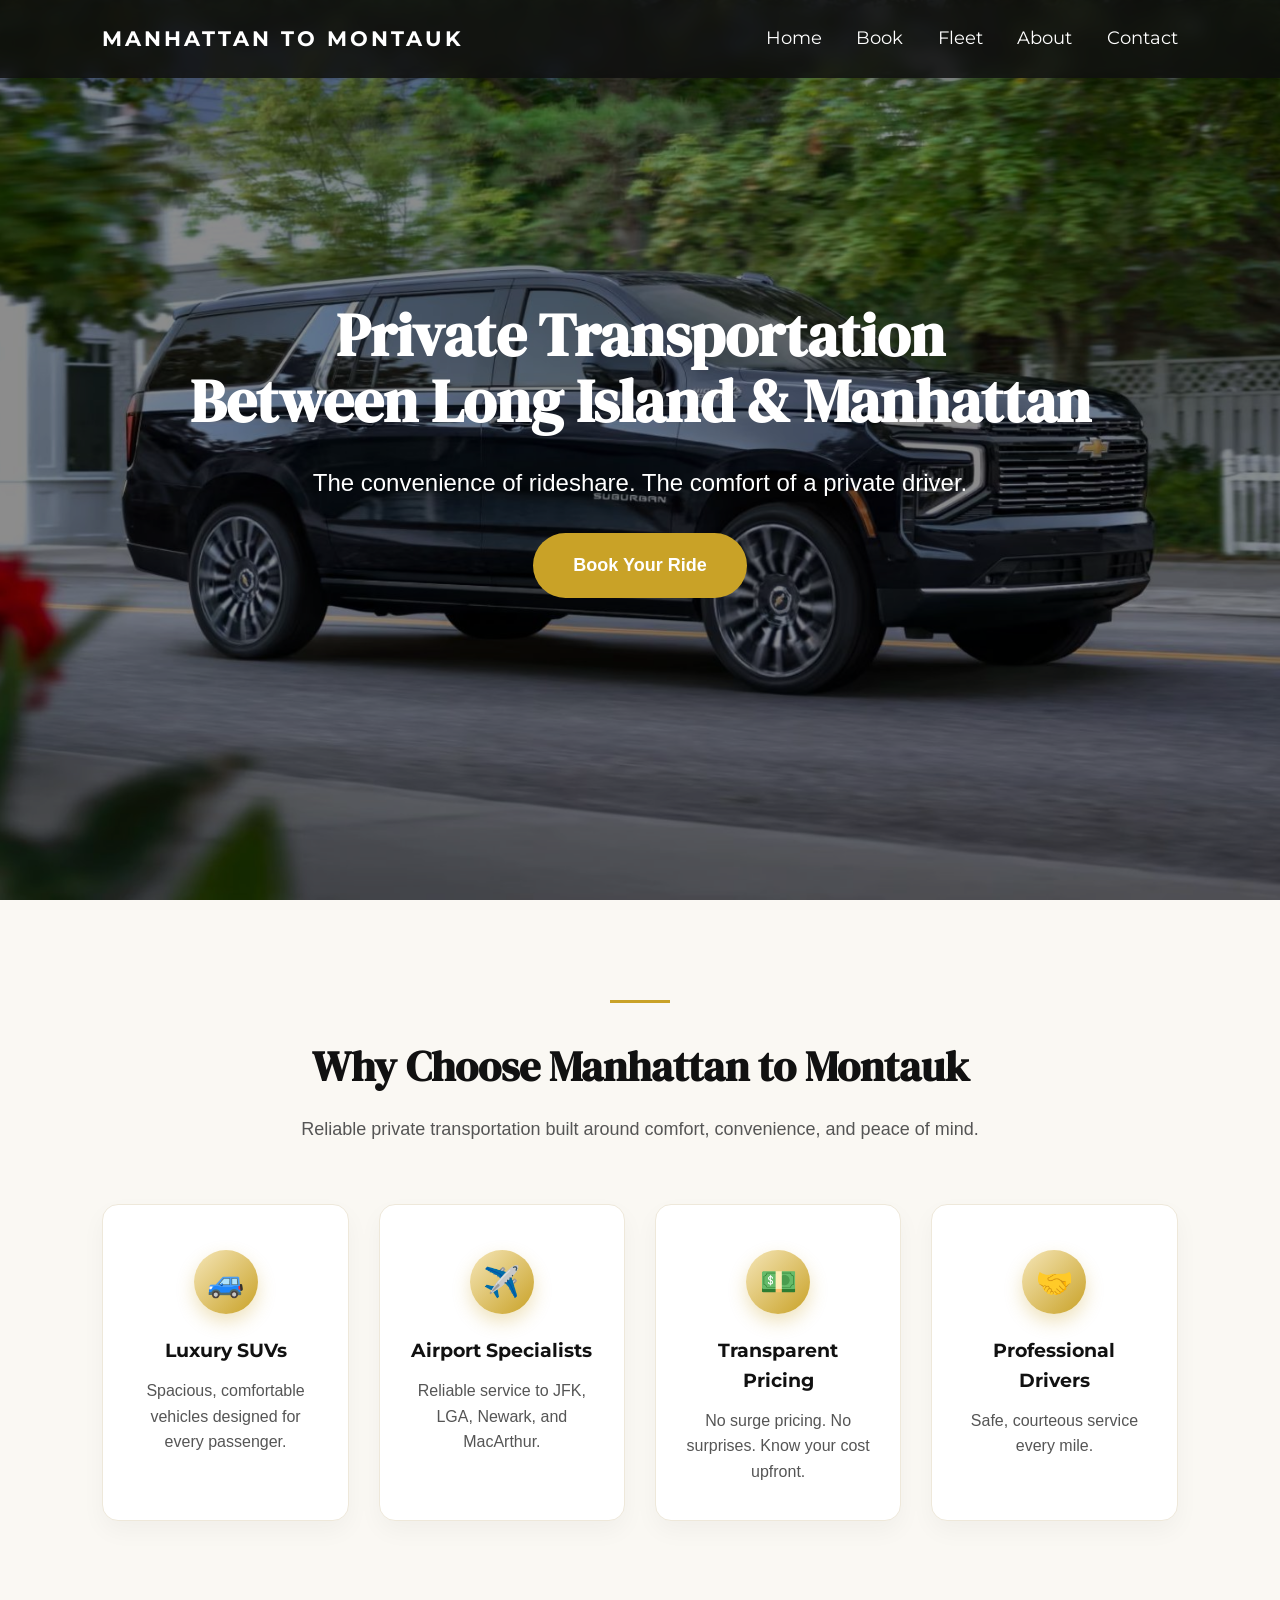
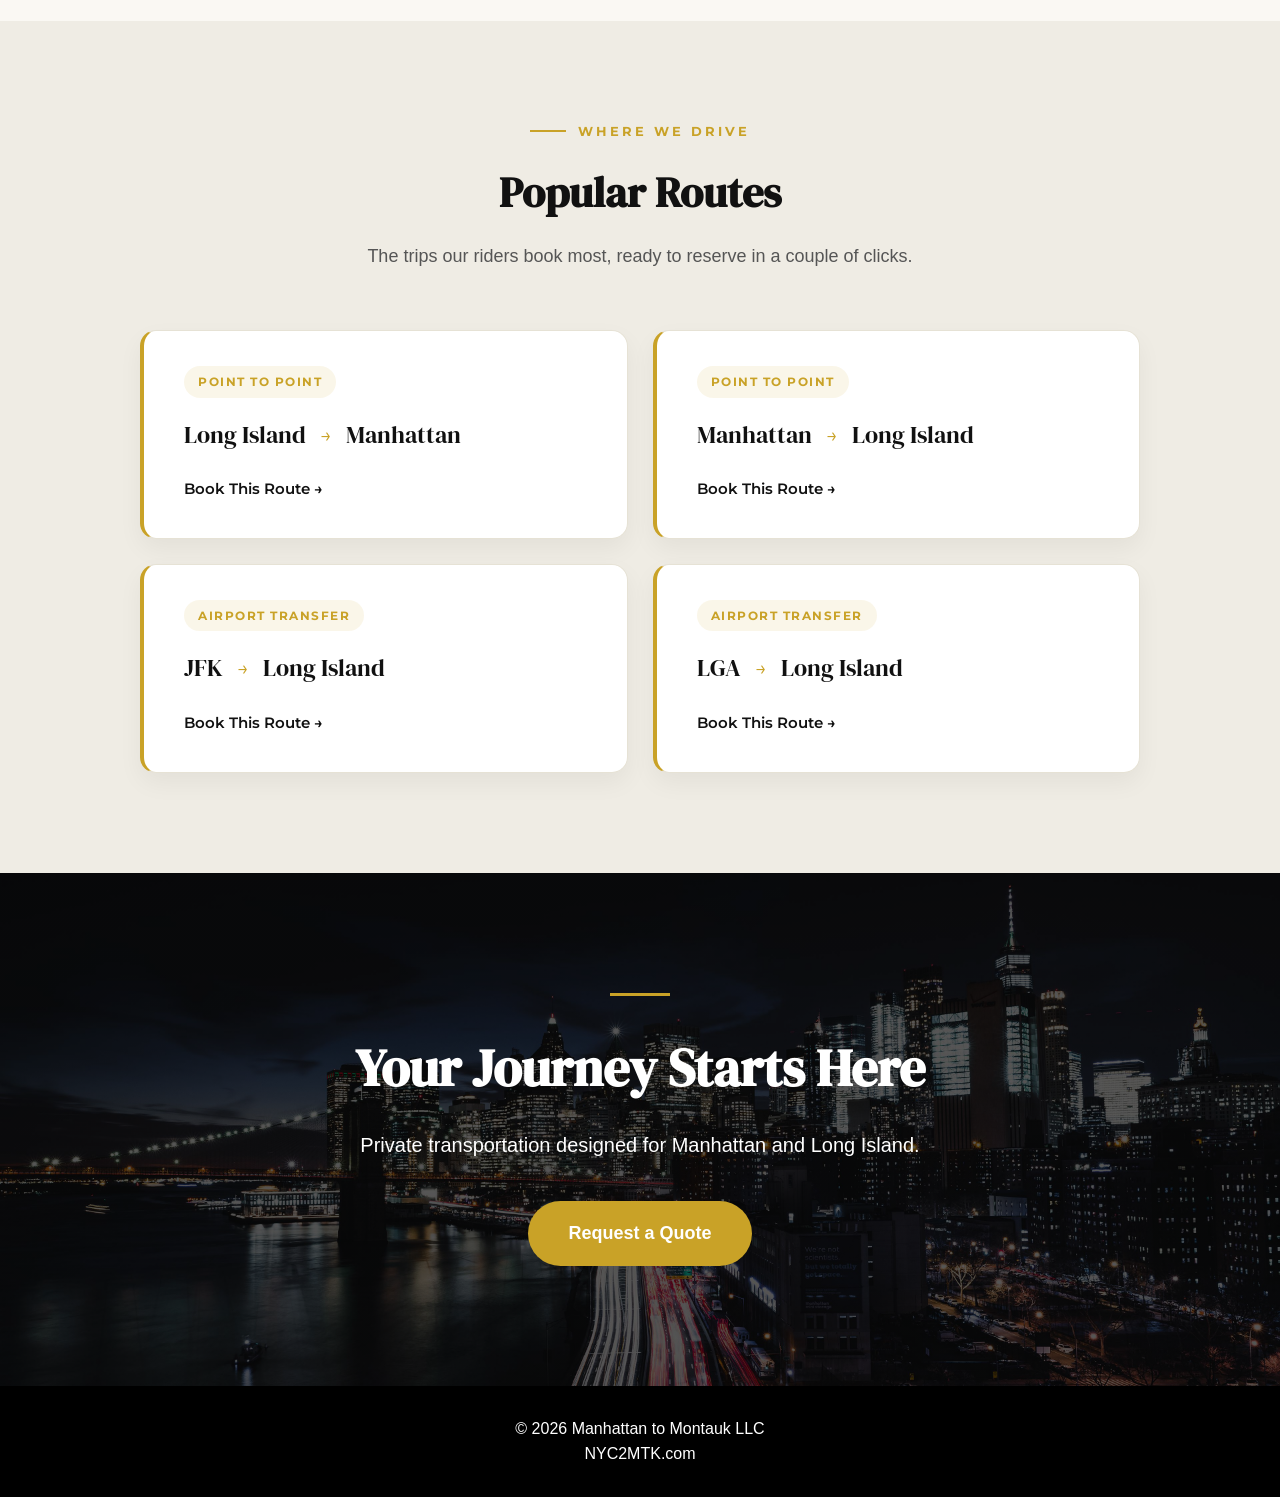
<file: index.html>
<!DOCTYPE html>
<html lang="en">
<head>
    <link rel="preconnect" href="https://fonts.googleapis.com">
    <link rel="preconnect" href="https://fonts.gstatic.com" crossorigin>
    <link href="https://fonts.googleapis.com/css2?family=Montserrat:wght@400;500;700&family=DM+Serif+Display&display=swap" rel="stylesheet">

    <meta charset="UTF-8">
    <meta name="viewport" content="width=device-width, initial-scale=1.0">
    <title>Manhattan to Montauk | Luxury Transportation</title>
    <link rel="icon" type="image/png" href="images/favicon-32.png">
    <link rel="stylesheet" href="style.css">
</head>

<body>

<header>
    <div class="logo">
        MANHATTAN TO MONTAUK
    </div>

    <nav id="site-nav">
        <a href="index.html">Home</a>
        <a href="book.html">Book</a>
        <a href="#">Fleet</a>
        <a href="about.html">About</a>
        <a href="contact.html">Contact</a>
    </nav>

    <button class="nav-toggle" id="nav-toggle" aria-label="Toggle menu" aria-expanded="false" aria-controls="site-nav">
        <span></span>
        <span></span>
        <span></span>
    </button>
</header>

<div class="nav-overlay" id="nav-overlay"></div>


<section class="hero">

    <div class="slideshow">
        <div class="slide active"></div>
        <div class="slide"></div>
        <div class="slide"></div>
        <div class="slide"></div>
    </div>
    
    <div class="overlay"></div>

    <div class="hero-content">

        <h1>
            Private Transportation
        <br>
            Between Long Island & Manhattan
        </h1>

        <p>
            The convenience of rideshare.
            The comfort of a private driver.
        </p>

        <a href="book.html" class="button">
            Book Your Ride
        </a>


    </div>

</section>



<section class="features">

    <div class="section-title">
        <div class="gold-line"></div>
        <h2>Why Choose Manhattan to Montauk</h2>
        <p>
            Reliable private transportation built around comfort,
            convenience, and peace of mind.
        </p>
    </div>


    <div class="feature-grid">

        <div class="feature-card">
            <div class="icon">🚙</div>
            <h3>Luxury SUVs</h3>
            <p>
                Spacious, comfortable vehicles designed
                for every passenger.
            </p>
        </div>


        <div class="feature-card">
            <div class="icon">✈️</div>
            <h3>Airport Specialists</h3>
            <p>
                Reliable service to JFK, LGA,
                Newark, and MacArthur.
            </p>
        </div>


        <div class="feature-card">
            <div class="icon">💵</div>
            <h3>Transparent Pricing</h3>
            <p>
                No surge pricing. No surprises.
                Know your cost upfront.
            </p>
        </div>


        <div class="feature-card">
            <div class="icon">🤝</div>
            <h3>Professional Drivers</h3>
            <p>
                Safe, courteous service
                every mile.
            </p>
        </div>

    </div>

</section>



<section class="routes">

<div class="section-title">
    <div class="eyebrow"><span></span>Where We Drive</div>
    <h2>Popular Routes</h2>
    <p>
        The trips our riders book most, ready to
        reserve in a couple of clicks.
    </p>
</div>

<div class="route-grid">

<div class="route-card">
    <div class="route-tag">Point to Point</div>
    <div class="route-path">
        <span>Long Island</span>
        <span class="route-arrow">→</span>
        <span>Manhattan</span>
    </div>
    <a href="book.html" class="route-link">Book This Route →</a>
</div>

<div class="route-card">
    <div class="route-tag">Point to Point</div>
    <div class="route-path">
        <span>Manhattan</span>
        <span class="route-arrow">→</span>
        <span>Long Island</span>
    </div>
    <a href="book.html" class="route-link">Book This Route →</a>
</div>

<div class="route-card">
    <div class="route-tag">Airport Transfer</div>
    <div class="route-path">
        <span>JFK</span>
        <span class="route-arrow">→</span>
        <span>Long Island</span>
    </div>
    <a href="book.html" class="route-link">Book This Route →</a>
</div>

<div class="route-card">
    <div class="route-tag">Airport Transfer</div>
    <div class="route-path">
        <span>LGA</span>
        <span class="route-arrow">→</span>
        <span>Long Island</span>
    </div>
    <a href="book.html" class="route-link">Book This Route →</a>
</div>

</div>

</section>

    

<section class="cta">

    <div class="cta-content">

        <div class="gold-line"></div>

        <h2>
            Your Journey Starts Here
        </h2>

        <p>
            Private transportation designed
            for Manhattan and Long Island.
        </p>

        <a href="book.html" class="button">
    Request a Quote
        </a>


    </div>

</section>

    

<footer>

<p>
© 2026 Manhattan to Montauk LLC
</p>

<p>
NYC2MTK.com
</p>

</footer>

    <script>
const slides = document.querySelectorAll(".slide");

let current = 0;

setInterval(() => {

    slides[current].classList.remove("active");

    current++;

    if(current >= slides.length){
        current = 0;
    }

    slides[current].classList.add("active");

}, 5000);
</script>

<script>
const navToggle = document.getElementById('nav-toggle');
const siteNav = document.getElementById('site-nav');
const navOverlay = document.getElementById('nav-overlay');

function closeNav() {
    navToggle.classList.remove('open');
    siteNav.classList.remove('open');
    navOverlay.classList.remove('open');
    navToggle.setAttribute('aria-expanded', 'false');
}

function openNav() {
    navToggle.classList.add('open');
    siteNav.classList.add('open');
    navOverlay.classList.add('open');
    navToggle.setAttribute('aria-expanded', 'true');
}

navToggle.addEventListener('click', () => {
    siteNav.classList.contains('open') ? closeNav() : openNav();
});

navOverlay.addEventListener('click', closeNav);

siteNav.querySelectorAll('a').forEach(link => {
    link.addEventListener('click', closeNav);
});
</script>

</body>
</html>
</file>
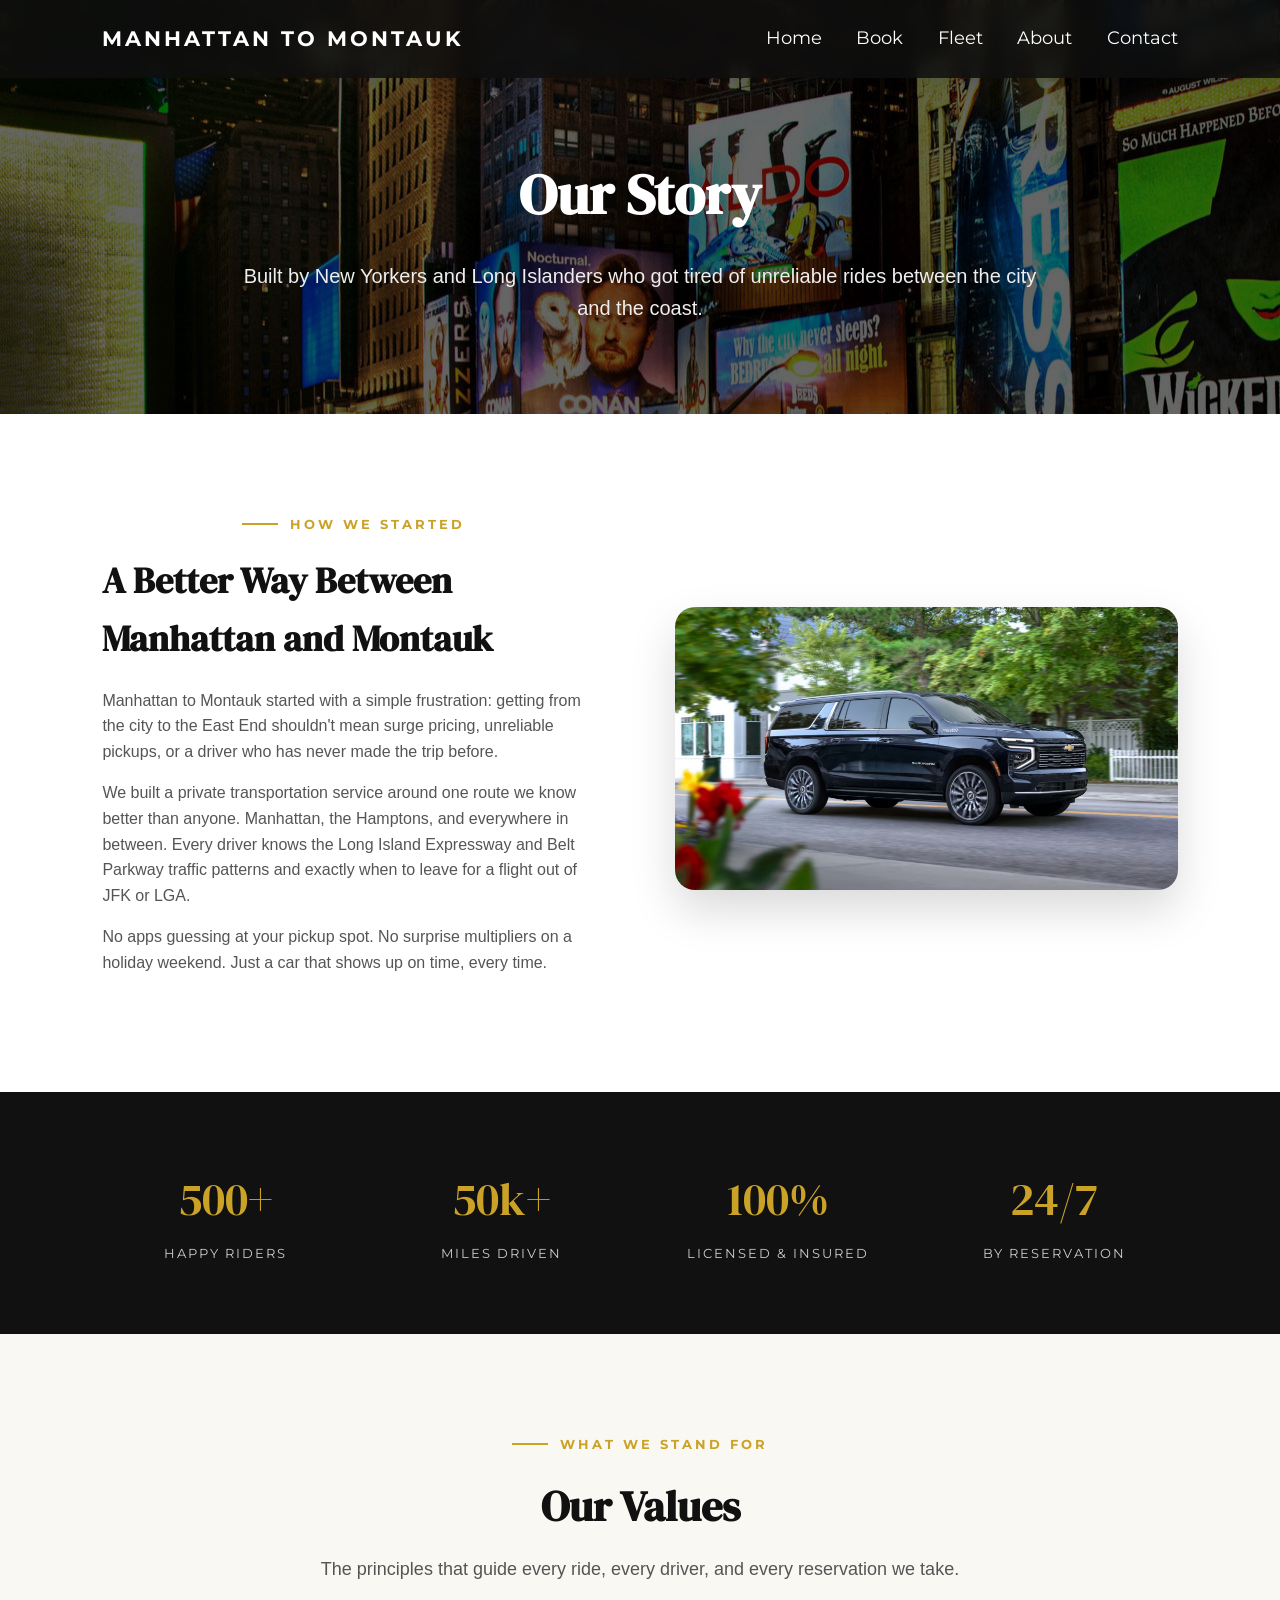
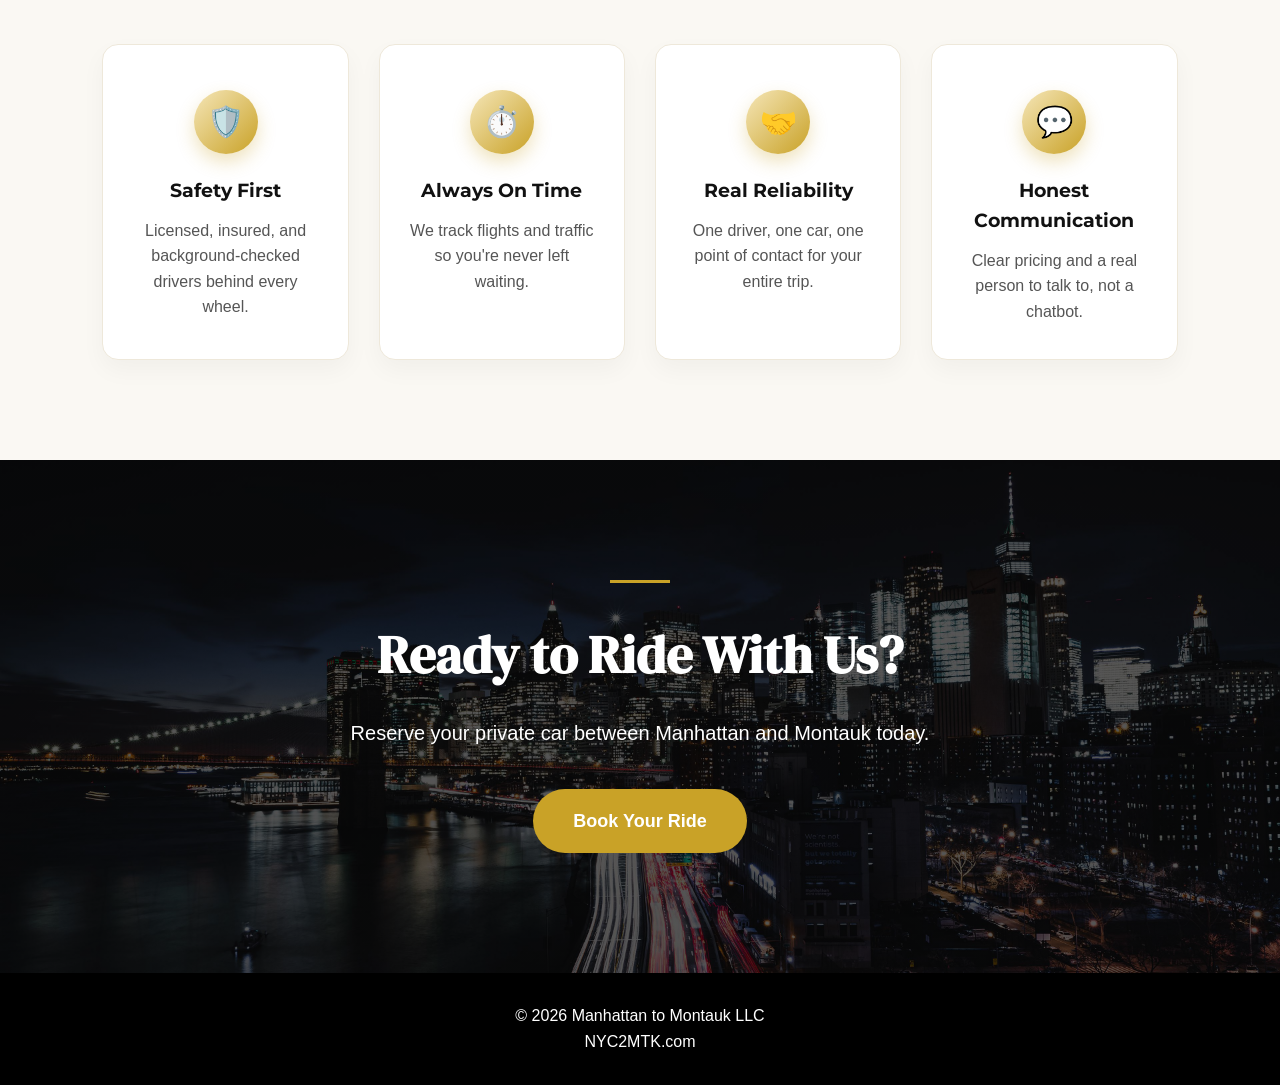
<file: about.html>
<!DOCTYPE html>
<html lang="en">
<head>
    <link rel="preconnect" href="https://fonts.googleapis.com">
    <link rel="preconnect" href="https://fonts.gstatic.com" crossorigin>
    <link href="https://fonts.googleapis.com/css2?family=Montserrat:wght@400;500;700&family=DM+Serif+Display&display=swap" rel="stylesheet">

    <meta charset="UTF-8">
    <meta name="viewport" content="width=device-width, initial-scale=1.0">
    <title>About Us | Manhattan to Montauk</title>
    <link rel="icon" type="image/png" href="images/favicon-32.png">
    <link rel="stylesheet" href="style.css">
</head>

<body>

<header>
    <div class="logo">
        MANHATTAN TO MONTAUK
    </div>

    <nav id="site-nav">
        <a href="index.html">Home</a>
        <a href="book.html">Book</a>
        <a href="#">Fleet</a>
        <a href="about.html">About</a>
        <a href="contact.html">Contact</a>
    </nav>

    <button class="nav-toggle" id="nav-toggle" aria-label="Toggle menu" aria-expanded="false" aria-controls="site-nav">
        <span></span>
        <span></span>
        <span></span>
    </button>
</header>

<div class="nav-overlay" id="nav-overlay"></div>


<section class="page-hero about-hero">
    <div class="page-hero-content">
        <h1>Our Story</h1>
        <p>
            Built by New Yorkers and Long Islanders who got tired
            of unreliable rides between the city and the coast.
        </p>
    </div>
</section>


<section class="story">

    <div class="story-text">
        <div class="eyebrow"><span></span>How We Started</div>
        <h2>A Better Way Between Manhattan and Montauk</h2>
        <p>
            Manhattan to Montauk started with a simple frustration: getting from the city
            to the East End shouldn't mean surge pricing, unreliable pickups, or a driver
            who has never made the trip before.
        </p>
        <p>
            We built a private transportation service around one route we know better than
            anyone. Manhattan, the Hamptons, and everywhere in between. Every driver
            knows the Long Island Expressway and Belt Parkway traffic patterns and exactly 
            when to leave for a flight out of JFK or LGA.
        </p>
        <p>
            No apps guessing at your pickup spot. No surprise multipliers on a holiday
            weekend. Just a car that shows up on time, every time.
        </p>
    </div>

    <div class="story-image">
        <img src="images/suburban1.jpg" alt="Private car service vehicle">
    </div>

</section>


<section class="stats">

    <div class="stat">
        <div class="stat-number">500+</div>
        <div class="stat-label">Happy Riders</div>
    </div>

    <div class="stat">
        <div class="stat-number">50k+</div>
        <div class="stat-label">Miles Driven</div>
    </div>

    <div class="stat">
        <div class="stat-number">100%</div>
        <div class="stat-label">Licensed &amp; Insured</div>
    </div>

    <div class="stat">
        <div class="stat-number">24/7</div>
        <div class="stat-label">By Reservation</div>
    </div>

</section>


<section class="features">

    <div class="section-title">
        <div class="eyebrow"><span></span>What We Stand For</div>
        <h2>Our Values</h2>
        <p>
            The principles that guide every ride, every driver,
            and every reservation we take.
        </p>
    </div>

    <div class="feature-grid">

        <div class="feature-card">
            <div class="icon">🛡️</div>
            <h3>Safety First</h3>
            <p>
                Licensed, insured, and background-checked
                drivers behind every wheel.
            </p>
        </div>

        <div class="feature-card">
            <div class="icon">⏱️</div>
            <h3>Always On Time</h3>
            <p>
                We track flights and traffic so
                you're never left waiting.
            </p>
        </div>

        <div class="feature-card">
            <div class="icon">🤝</div>
            <h3>Real Reliability</h3>
            <p>
                One driver, one car, one point of
                contact for your entire trip.
            </p>
        </div>

        <div class="feature-card">
            <div class="icon">💬</div>
            <h3>Honest Communication</h3>
            <p>
                Clear pricing and a real person
                to talk to, not a chatbot.
            </p>
        </div>

    </div>

</section>


<section class="cta">

    <div class="cta-content">

        <div class="gold-line"></div>

        <h2>
            Ready to Ride With Us?
        </h2>

        <p>
            Reserve your private car between Manhattan and Montauk today.
        </p>

        <a href="book.html" class="button">
            Book Your Ride
        </a>

    </div>

</section>


<footer>

<p>
© 2026 Manhattan to Montauk LLC
</p>

<p>
NYC2MTK.com
</p>

</footer>

<script>
const navToggle = document.getElementById('nav-toggle');
const siteNav = document.getElementById('site-nav');
const navOverlay = document.getElementById('nav-overlay');

function closeNav() {
    navToggle.classList.remove('open');
    siteNav.classList.remove('open');
    navOverlay.classList.remove('open');
    navToggle.setAttribute('aria-expanded', 'false');
}

function openNav() {
    navToggle.classList.add('open');
    siteNav.classList.add('open');
    navOverlay.classList.add('open');
    navToggle.setAttribute('aria-expanded', 'true');
}

navToggle.addEventListener('click', () => {
    siteNav.classList.contains('open') ? closeNav() : openNav();
});

navOverlay.addEventListener('click', closeNav);

siteNav.querySelectorAll('a').forEach(link => {
    link.addEventListener('click', closeNav);
});
</script>

</body>
</html>
</file>
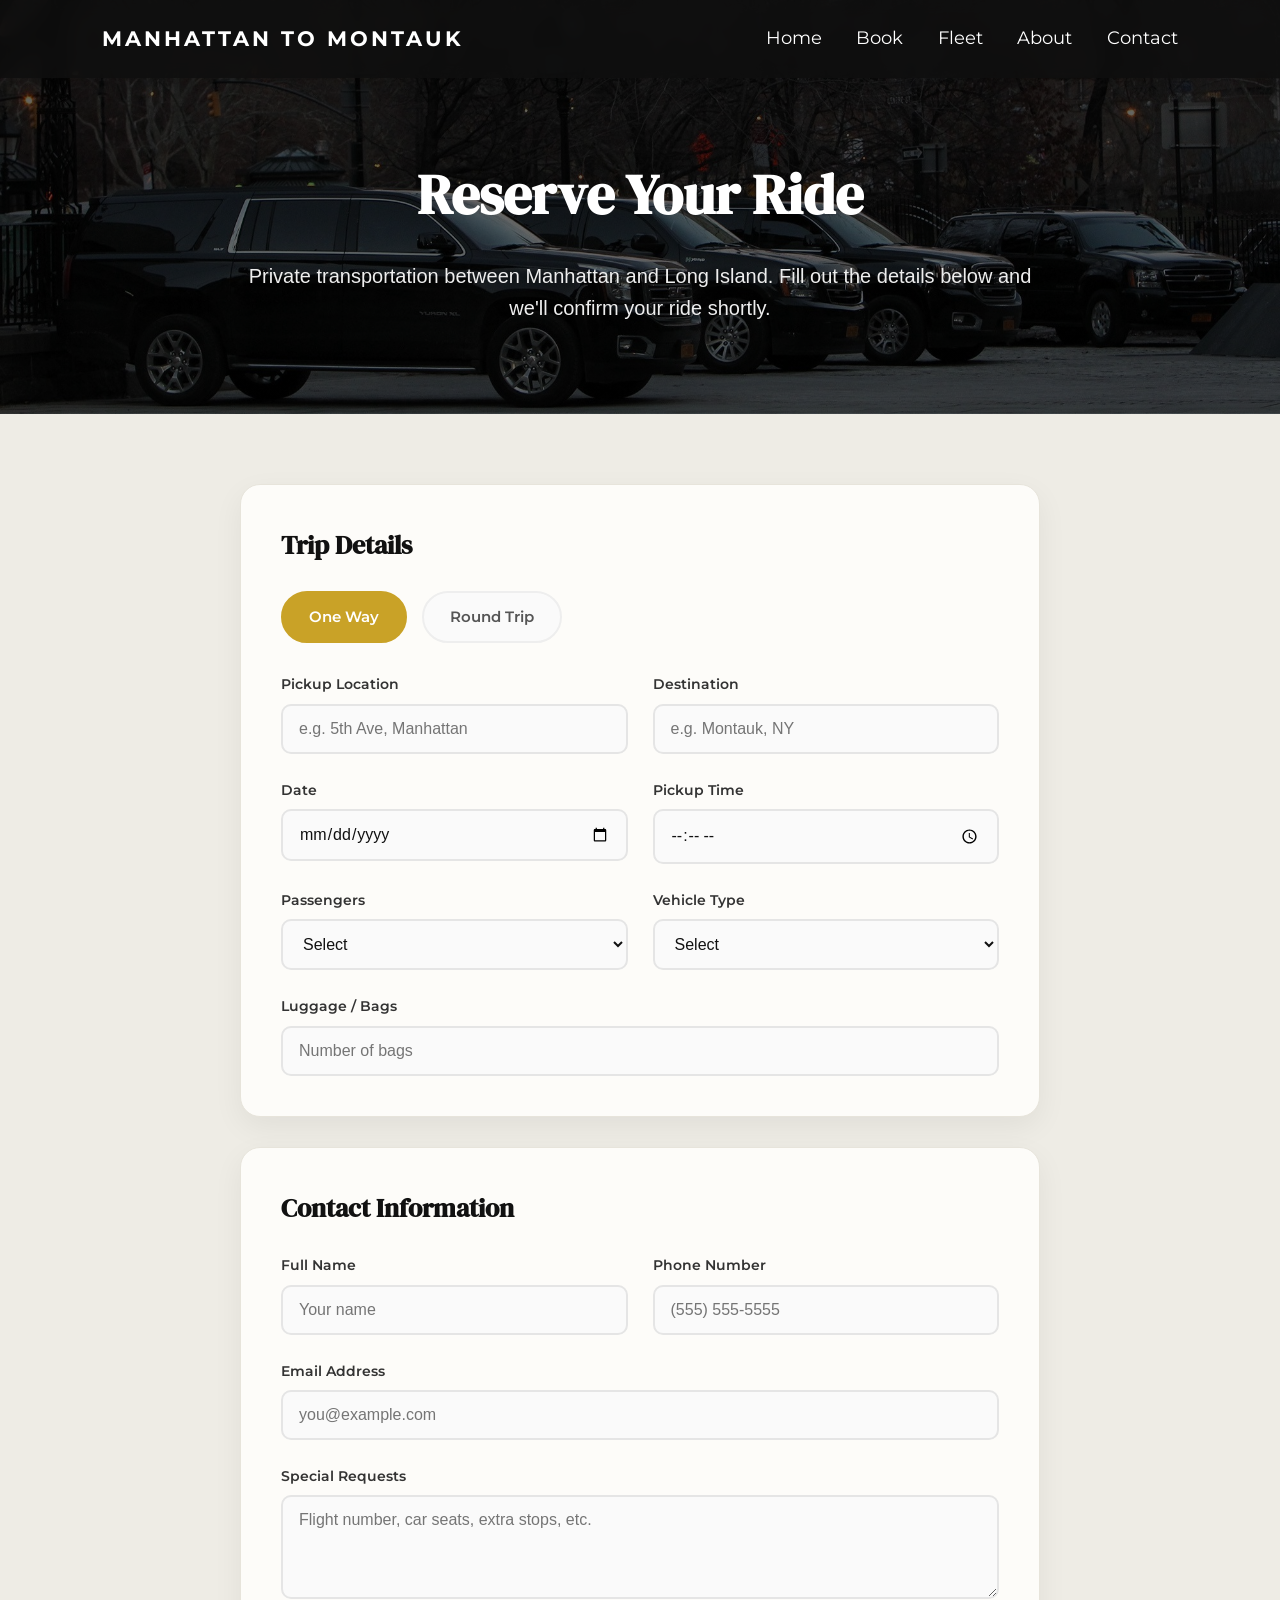
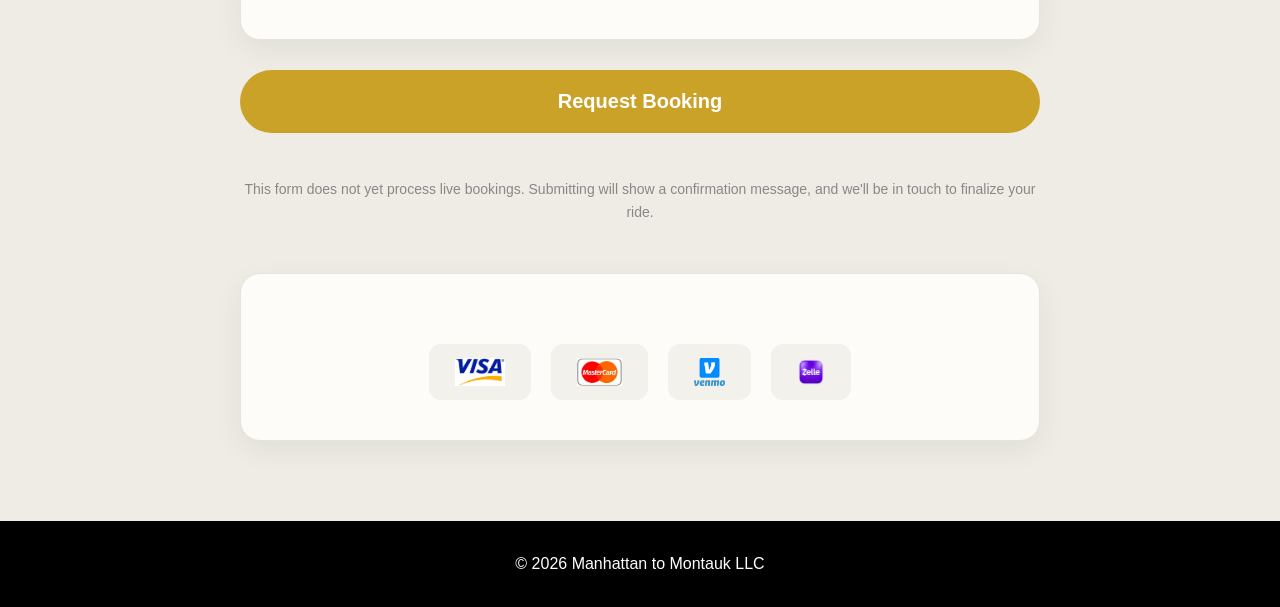
<file: book.html>
<!DOCTYPE html>
<html lang="en">

<head>

<meta charset="UTF-8">
<meta name="viewport" content="width=device-width, initial-scale=1.0">

<link rel="preconnect" href="https://fonts.googleapis.com">
<link rel="preconnect" href="https://fonts.gstatic.com" crossorigin>
<link href="https://fonts.googleapis.com/css2?family=Montserrat:wght@400;500;700&family=DM+Serif+Display&display=swap" rel="stylesheet">

<title>Book Your Ride | Manhattan to Montauk</title>

<link rel="icon" type="image/png" href="images/favicon-32.png">

<link rel="stylesheet" href="style.css">

</head>


<body class="page-book">


<header>

<div class="logo">
MANHATTAN TO MONTAUK
</div>

<nav id="site-nav">

<a href="index.html">Home</a>
<a href="book.html">Book</a>
<a href="#">Fleet</a>
<a href="about.html">About</a>
<a href="contact.html">Contact</a>

</nav>

<button class="nav-toggle" id="nav-toggle" aria-label="Toggle menu" aria-expanded="false" aria-controls="site-nav">
<span></span>
<span></span>
<span></span>
</button>

</header>

<div class="nav-overlay" id="nav-overlay"></div>


<section class="booking-hero">

<div class="booking-hero-content">

<h1>
Reserve Your Ride
</h1>

<p>
Private transportation between Manhattan
and Long Island. Fill out the details below
and we'll confirm your ride shortly.
</p>

</div>

</section>


<section class="booking">

<div class="booking-content">


<form class="booking-form" id="booking-form">

<div class="form-box">

<h2 class="form-section-title">Trip Details</h2>

<div class="trip-type">

<label class="radio-pill">
<input type="radio" name="trip-type" value="one-way" checked>
<span>One Way</span>
</label>

<label class="radio-pill">
<input type="radio" name="trip-type" value="round-trip">
<span>Round Trip</span>
</label>

</div>


<div class="form-grid">

<div class="form-field">
<label for="pickup">Pickup Location</label>
<input type="text" id="pickup" name="pickup" placeholder="e.g. 5th Ave, Manhattan" required>
</div>

<div class="form-field">
<label for="destination">Destination</label>
<input type="text" id="destination" name="destination" placeholder="e.g. Montauk, NY" required>
</div>

<div class="form-field">
<label for="date">Date</label>
<input type="date" id="date" name="date" required>
</div>

<div class="form-field">
<label for="time">Pickup Time</label>
<input type="time" id="time" name="time" required>
</div>

<div class="form-field" id="return-date-field" style="display:none;">
<label for="return-date">Return Date</label>
<input type="date" id="return-date" name="return-date">
</div>

<div class="form-field" id="return-time-field" style="display:none;">
<label for="return-time">Return Time</label>
<input type="time" id="return-time" name="return-time">
</div>

<div class="form-field">
<label for="passengers">Passengers</label>
<select id="passengers" name="passengers" required>
<option value="">Select</option>
<option value="1">1</option>
<option value="2">2</option>
<option value="3">3</option>
<option value="4">4</option>
<option value="5">5</option>
<option value="6">6</option>
<option value="7+">7+</option>
</select>
</div>

<div class="form-field">
<label for="vehicle">Vehicle Type</label>
<select id="vehicle" name="vehicle" required>
<option value="">Select</option>
<option value="suv">Luxury SUV</option>
<option value="sedan">Sedan</option>
<option value="sprinter">Sprinter Van</option>
</select>
</div>

<div class="form-field span-2">
<label for="bags">Luggage / Bags</label>
<input type="number" id="bags" name="bags" min="0" placeholder="Number of bags">
</div>

</div>

</div>


<div class="form-box">

<h2 class="form-section-title">Contact Information</h2>

<div class="form-grid">

<div class="form-field">
<label for="name">Full Name</label>
<input type="text" id="name" name="name" placeholder="Your name" required>
</div>

<div class="form-field">
<label for="phone">Phone Number</label>
<input type="tel" id="phone" name="phone" placeholder="(555) 555-5555" required>
</div>

<div class="form-field span-2">
<label for="email">Email Address</label>
<input type="email" id="email" name="email" placeholder="you@example.com" required>
</div>

<div class="form-field span-2">
<label for="notes">Special Requests</label>
<textarea id="notes" name="notes" rows="4" placeholder="Flight number, car seats, extra stops, etc."></textarea>
</div>

</div>

</div>


<button type="submit" class="button submit-button">
Request Booking
</button>

<p class="form-disclaimer">
This form does not yet process live bookings. Submitting will show a
confirmation message, and we'll be in touch to finalize your ride.
</p>

</form>


<div class="confirmation-box" id="confirmation-box" style="display:none;">

<h2>Request Received</h2>

<p>
Thank you! Your ride request has been noted. Our team will
reach out shortly to confirm the details and pricing.
</p>

<button type="button" class="button" id="new-request-button">
Submit Another Request
</button>

</div>



<div class="payment-box">

<div class="payment-options">

<div class="payment-logo">
<img src="images/payments/visa.png" alt="Visa">
</div>

<div class="payment-logo">
<img src="images/payments/mastercard.png" alt="Mastercard">
</div>

<div class="payment-logo">
<img src="images/payments/venmo.png" alt="Venmo">
</div>

<div class="payment-logo">
<img src="images/payments/zelle.png" alt="Zelle">
</div>


</div>


</div>



</div>

</section>



<footer>

<p>
© 2026 Manhattan to Montauk LLC
</p>

</footer>


<script>

const tripTypeInputs = document.querySelectorAll('input[name="trip-type"]');
const returnDateField = document.getElementById('return-date-field');
const returnTimeField = document.getElementById('return-time-field');

tripTypeInputs.forEach(input => {
    input.addEventListener('change', () => {
        const isRoundTrip = document.querySelector('input[name="trip-type"]:checked').value === 'round-trip';
        returnDateField.style.display = isRoundTrip ? 'flex' : 'none';
        returnTimeField.style.display = isRoundTrip ? 'flex' : 'none';
        document.getElementById('return-date').required = isRoundTrip;
        document.getElementById('return-time').required = isRoundTrip;
    });
});

const form = document.getElementById('booking-form');
const confirmationBox = document.getElementById('confirmation-box');

form.addEventListener('submit', (e) => {
    e.preventDefault();
    form.style.display = 'none';
    confirmationBox.style.display = 'block';
});

document.getElementById('new-request-button').addEventListener('click', () => {
    form.reset();
    returnDateField.style.display = 'none';
    returnTimeField.style.display = 'none';
    confirmationBox.style.display = 'none';
    form.style.display = 'flex';
});

</script>

<script>
const navToggle = document.getElementById('nav-toggle');
const siteNav = document.getElementById('site-nav');
const navOverlay = document.getElementById('nav-overlay');

function closeNav() {
    navToggle.classList.remove('open');
    siteNav.classList.remove('open');
    navOverlay.classList.remove('open');
    navToggle.setAttribute('aria-expanded', 'false');
}

function openNav() {
    navToggle.classList.add('open');
    siteNav.classList.add('open');
    navOverlay.classList.add('open');
    navToggle.setAttribute('aria-expanded', 'true');
}

navToggle.addEventListener('click', () => {
    siteNav.classList.contains('open') ? closeNav() : openNav();
});

navOverlay.addEventListener('click', closeNav);

siteNav.querySelectorAll('a').forEach(link => {
    link.addEventListener('click', closeNav);
});
</script>


</body>

</html>
</file>
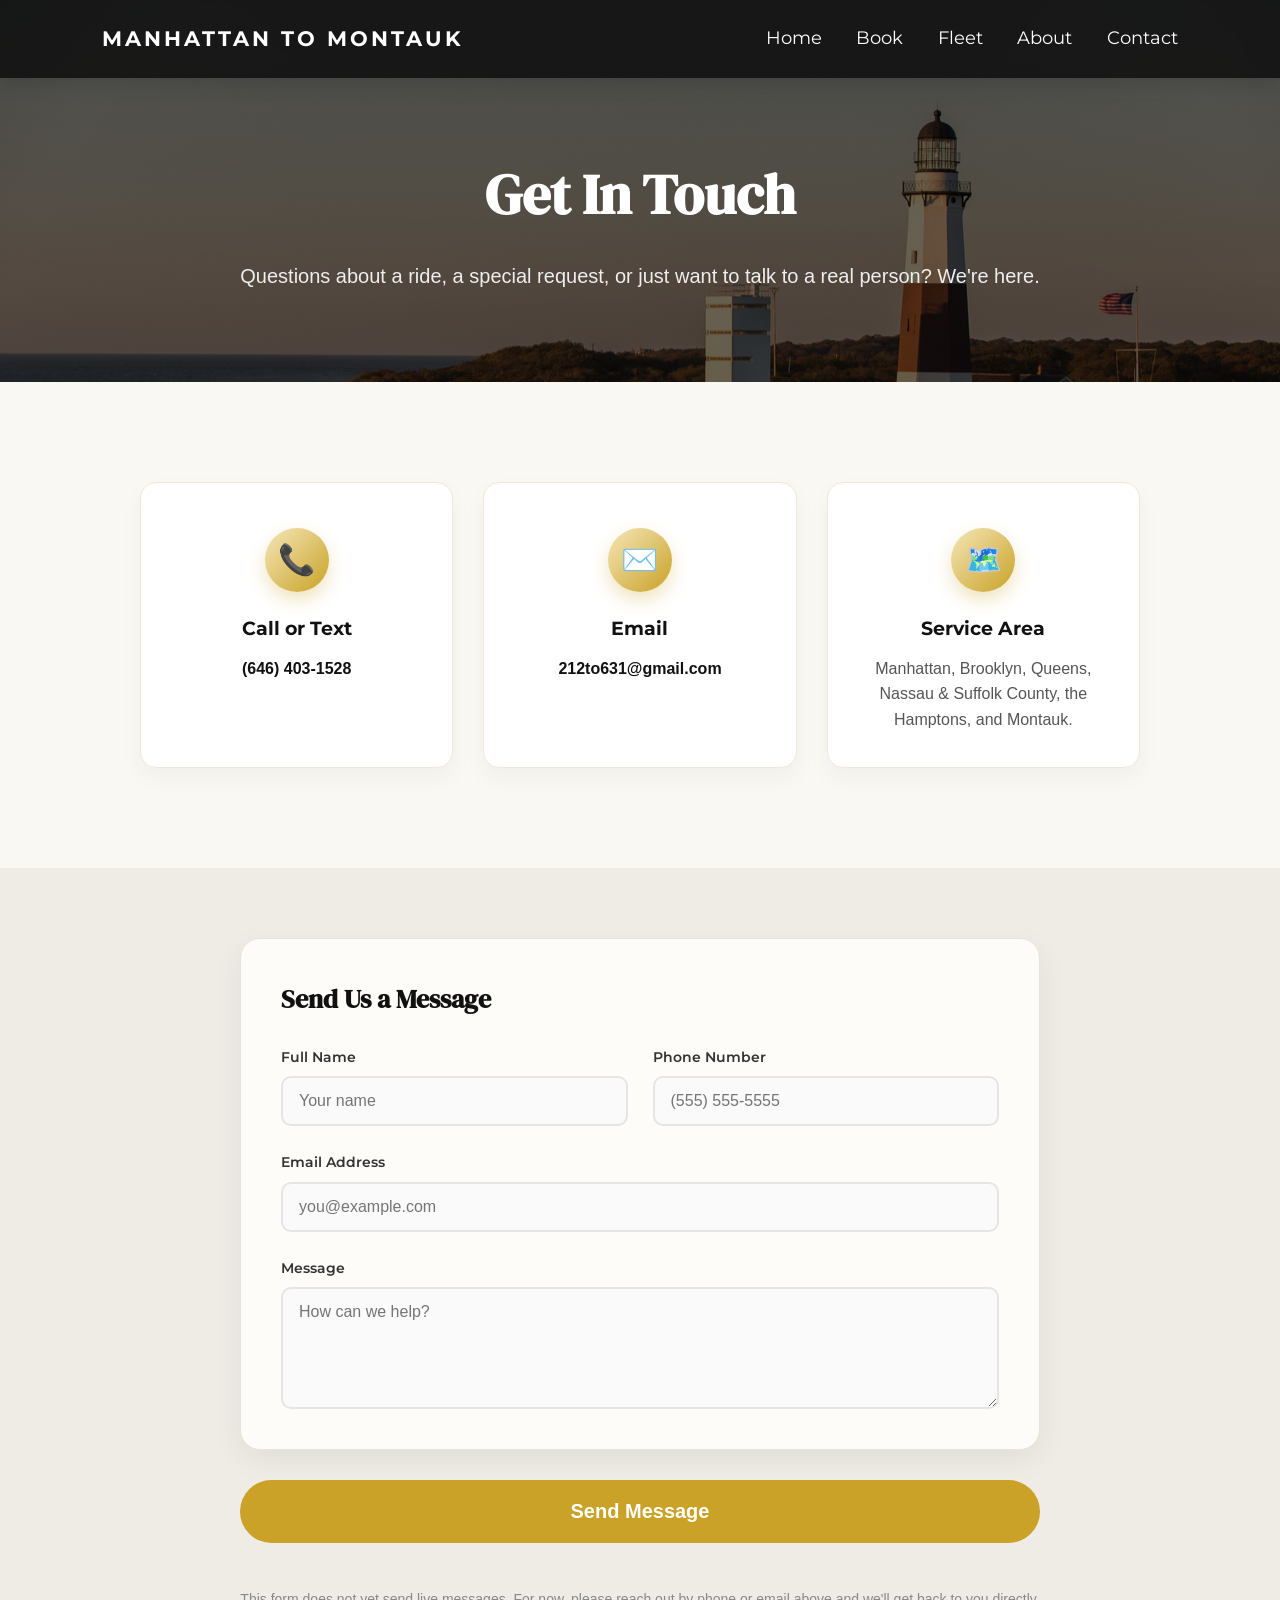
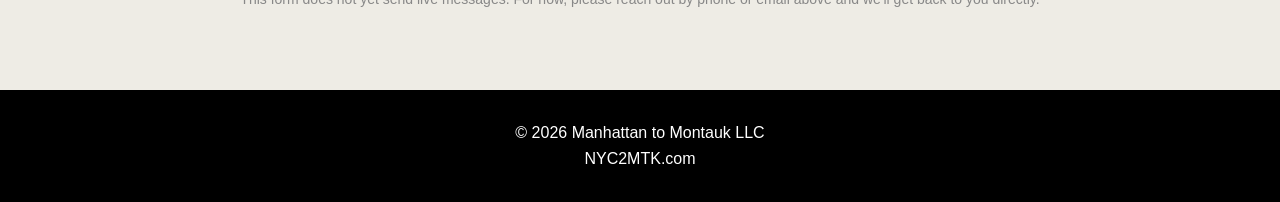
<file: contact.html>
<!DOCTYPE html>
<html lang="en">
<head>
    <link rel="preconnect" href="https://fonts.googleapis.com">
    <link rel="preconnect" href="https://fonts.gstatic.com" crossorigin>
    <link href="https://fonts.googleapis.com/css2?family=Montserrat:wght@400;500;700&family=DM+Serif+Display&display=swap" rel="stylesheet">

    <meta charset="UTF-8">
    <meta name="viewport" content="width=device-width, initial-scale=1.0">
    <title>Contact Us | Manhattan to Montauk</title>
    <link rel="icon" type="image/png" href="images/favicon-32.png">
    <link rel="stylesheet" href="style.css">
</head>

<body>

<header>
    <div class="logo">
        MANHATTAN TO MONTAUK
    </div>

    <nav id="site-nav">
        <a href="index.html">Home</a>
        <a href="book.html">Book</a>
        <a href="#">Fleet</a>
        <a href="about.html">About</a>
        <a href="contact.html">Contact</a>
    </nav>

    <button class="nav-toggle" id="nav-toggle" aria-label="Toggle menu" aria-expanded="false" aria-controls="site-nav">
        <span></span>
        <span></span>
        <span></span>
    </button>
</header>

<div class="nav-overlay" id="nav-overlay"></div>


<section class="page-hero contact-hero">
    <div class="page-hero-content">
        <h1>Get In Touch</h1>
        <p>
            Questions about a ride, a special request, or just want
            to talk to a real person? We're here.
        </p>
    </div>
</section>


<section class="features">

    <div class="feature-grid cols-3">

        <div class="feature-card">
            <div class="icon">📞</div>
            <h3>Call or Text</h3>
            <p>
                <a href="tel:+16464031528" class="contact-link">(646) 403-1528</a>
            </p>
        </div>

        <div class="feature-card">
            <div class="icon">✉️</div>
            <h3>Email</h3>
            <p>
                <a href="mailto:nyc2mtk@gmail.com" class="contact-link">212to631@gmail.com</a>
            </p>
        </div>

        <div class="feature-card">
            <div class="icon">🗺️</div>
            <h3>Service Area</h3>
            <p>
                Manhattan, Brooklyn, Queens, Nassau &amp; Suffolk County,
                the Hamptons, and Montauk.
            </p>
        </div>

    </div>

</section>


<section class="booking">

<div class="booking-content">

<form class="booking-form" id="contact-form">

<div class="form-box">

<h2 class="form-section-title">Send Us a Message</h2>

<div class="form-grid">

<div class="form-field">
<label for="contact-name">Full Name</label>
<input type="text" id="contact-name" name="name" placeholder="Your name" required>
</div>

<div class="form-field">
<label for="contact-phone">Phone Number</label>
<input type="tel" id="contact-phone" name="phone" placeholder="(555) 555-5555">
</div>

<div class="form-field span-2">
<label for="contact-email">Email Address</label>
<input type="email" id="contact-email" name="email" placeholder="you@example.com" required>
</div>

<div class="form-field span-2">
<label for="contact-message">Message</label>
<textarea id="contact-message" name="message" rows="5" placeholder="How can we help?" required></textarea>
</div>

</div>

</div>

<button type="submit" class="button submit-button">
Send Message
</button>

<p class="form-disclaimer">
This form does not yet send live messages. For now, please reach out
by phone or email above and we'll get back to you directly.
</p>

</form>


<div class="confirmation-box" id="contact-confirmation-box" style="display:none;">

<h2>Message Received</h2>

<p>
Thanks for reaching out! We'll get back to you as soon as we can.
</p>

<button type="button" class="button" id="contact-new-message-button">
Send Another Message
</button>

</div>

</div>

</section>


<footer>

<p>
© 2026 Manhattan to Montauk LLC
</p>

<p>
NYC2MTK.com
</p>

</footer>


<script>

const contactForm = document.getElementById('contact-form');
const contactConfirmationBox = document.getElementById('contact-confirmation-box');

contactForm.addEventListener('submit', (e) => {
    e.preventDefault();
    contactForm.style.display = 'none';
    contactConfirmationBox.style.display = 'block';
});

document.getElementById('contact-new-message-button').addEventListener('click', () => {
    contactForm.reset();
    contactConfirmationBox.style.display = 'none';
    contactForm.style.display = 'flex';
});

</script>

<script>
const navToggle = document.getElementById('nav-toggle');
const siteNav = document.getElementById('site-nav');
const navOverlay = document.getElementById('nav-overlay');

function closeNav() {
    navToggle.classList.remove('open');
    siteNav.classList.remove('open');
    navOverlay.classList.remove('open');
    navToggle.setAttribute('aria-expanded', 'false');
}

function openNav() {
    navToggle.classList.add('open');
    siteNav.classList.add('open');
    navOverlay.classList.add('open');
    navToggle.setAttribute('aria-expanded', 'true');
}

navToggle.addEventListener('click', () => {
    siteNav.classList.contains('open') ? closeNav() : openNav();
});

navOverlay.addEventListener('click', closeNav);

siteNav.querySelectorAll('a').forEach(link => {
    link.addEventListener('click', closeNav);
});
</script>

</body>
</html>
</file>
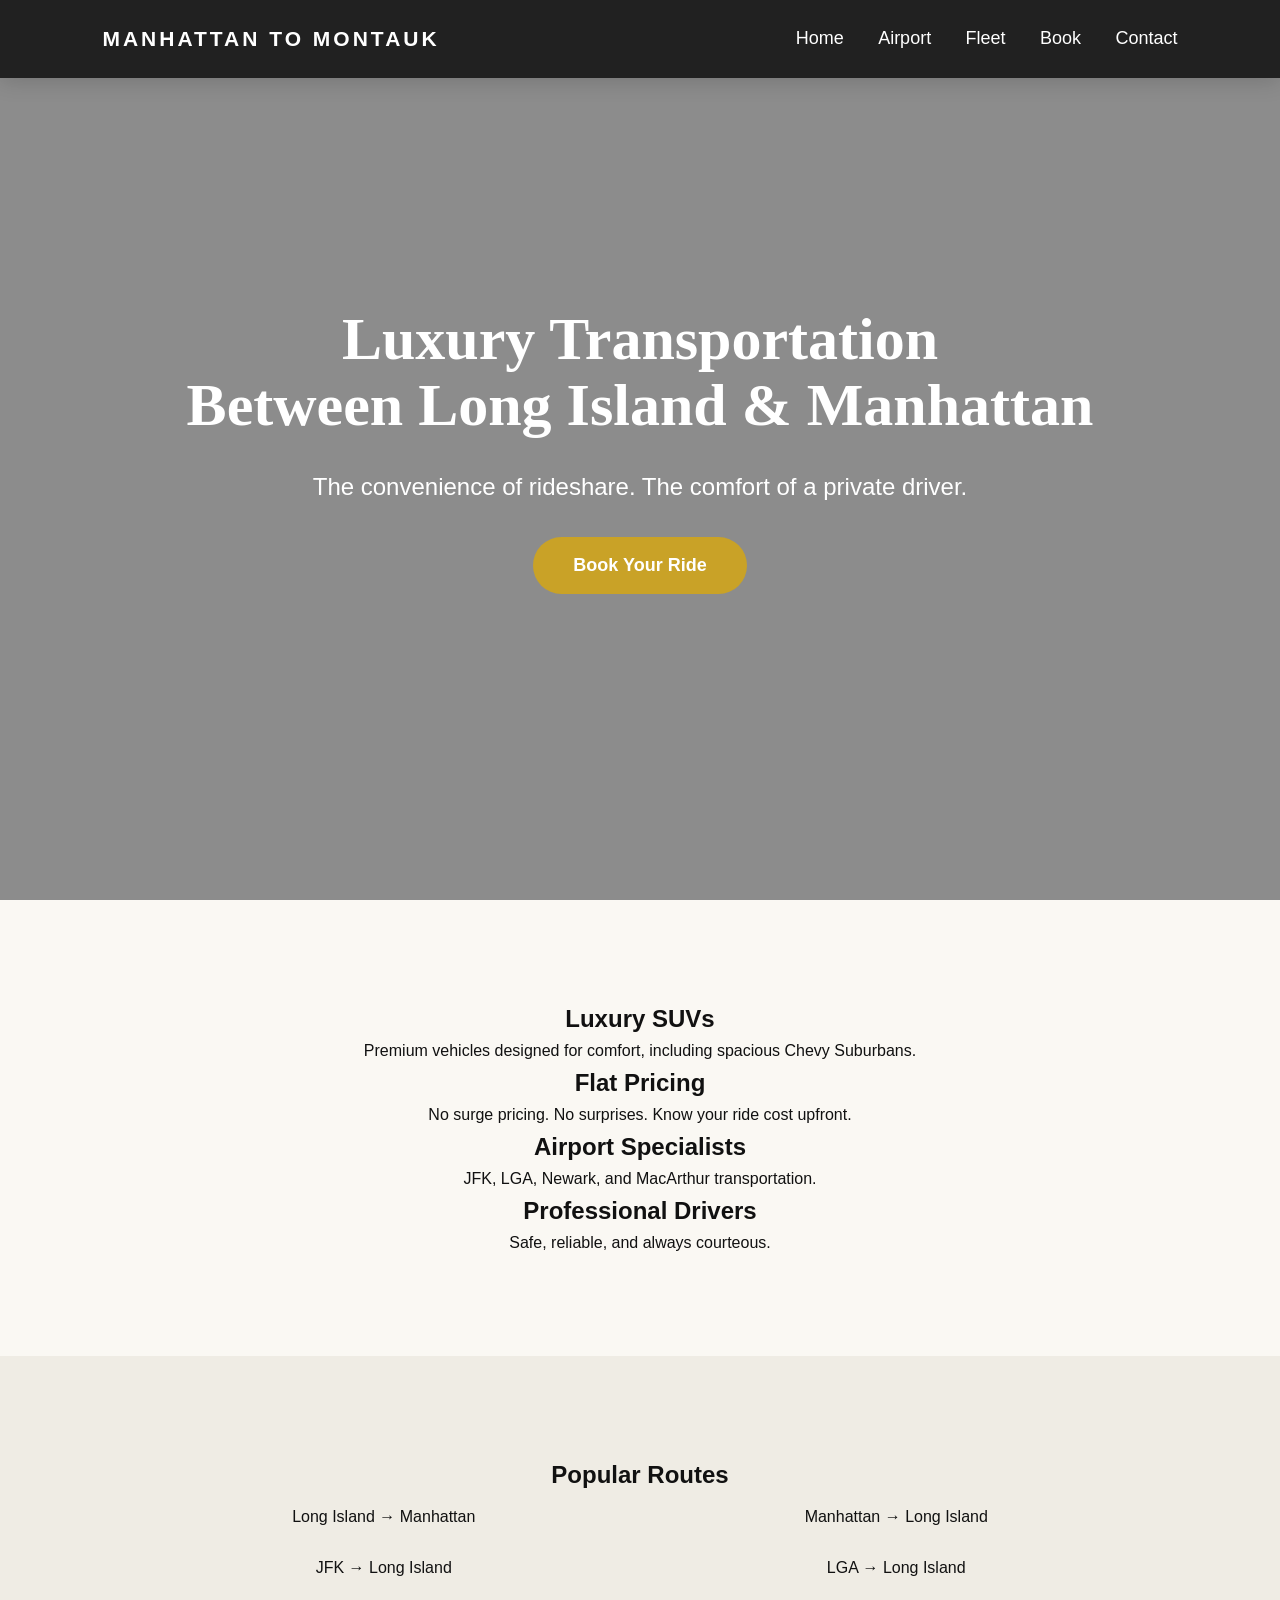
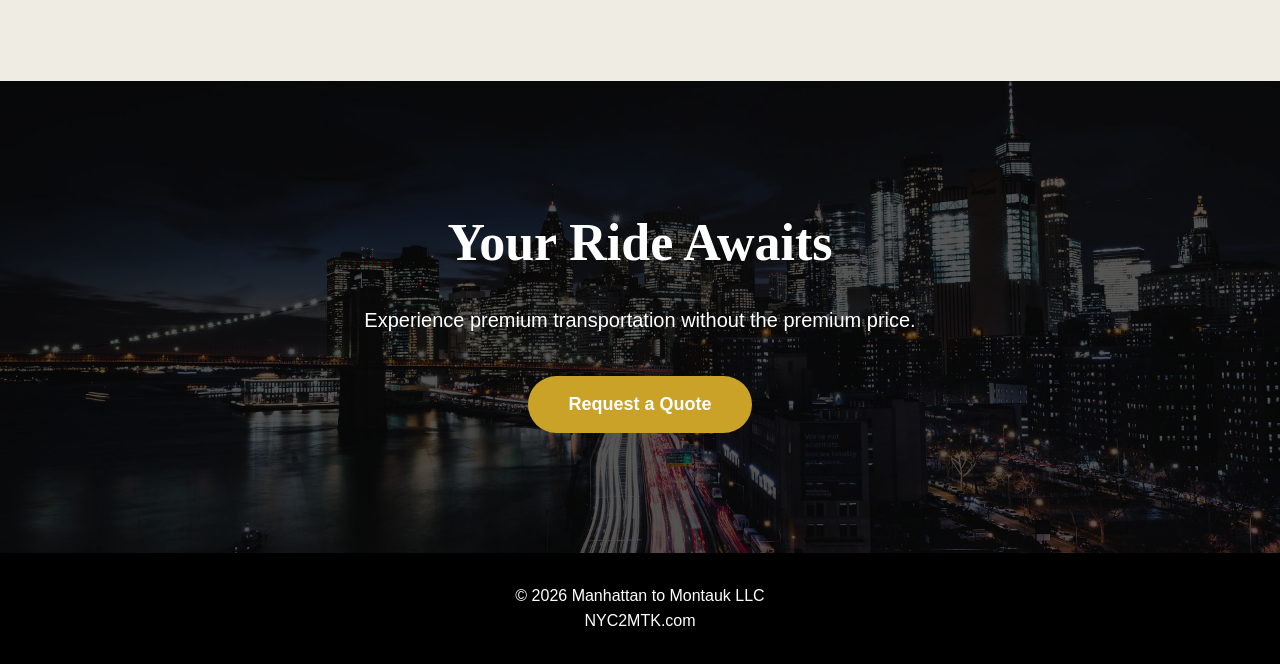
<file: homepage.html>
<!DOCTYPE html>
<html lang="en">
<head>
    <meta charset="UTF-8">
    <meta name="viewport" content="width=device-width, initial-scale=1.0">
    <title>Manhattan to Montauk | Luxury Transportation</title>
    <link rel="stylesheet" href="style.css">
</head>

<body>

<header>
    <div class="logo">
        MANHATTAN TO MONTAUK
    </div>

    <nav>
        <a href="#">Home</a>
        <a href="#">Airport</a>
        <a href="#">Fleet</a>
        <a href="#">Book</a>
        <a href="#">Contact</a>
    </nav>
</header>


<section class="hero">

    <div class="overlay"></div>

    <div class="hero-content">

        <h1>
            Luxury Transportation
            <br>
            Between Long Island & Manhattan
        </h1>

        <p>
            The convenience of rideshare.
            The comfort of a private driver.
        </p>

        <button>
            Book Your Ride
        </button>

    </div>

</section>



<section class="features">

    <div>
        <h2>Luxury SUVs</h2>
        <p>
            Premium vehicles designed for comfort,
            including spacious Chevy Suburbans.
        </p>
    </div>


    <div>
        <h2>Flat Pricing</h2>
        <p>
            No surge pricing. No surprises.
            Know your ride cost upfront.
        </p>
    </div>


    <div>
        <h2>Airport Specialists</h2>
        <p>
            JFK, LGA, Newark, and MacArthur
            transportation.
        </p>
    </div>


    <div>
        <h2>Professional Drivers</h2>
        <p>
            Safe, reliable, and always courteous.
        </p>
    </div>

</section>



<section class="routes">

<h2>Popular Routes</h2>

<div class="route-grid">

<div>
Long Island → Manhattan
</div>

<div>
Manhattan → Long Island
</div>

<div>
JFK → Long Island
</div>

<div>
LGA → Long Island
</div>

</div>

</section>



<section class="cta">

<h2>
Your Ride Awaits
</h2>

<p>
Experience premium transportation without the premium price.
</p>

<button>
Request a Quote
</button>

</section>



<footer>

<p>
© 2026 Manhattan to Montauk LLC
</p>

<p>
NYC2MTK.com
</p>

</footer>


</body>
</html>
</file>
<file: style.css>
/* ==========================================
   GLOBAL STYLES
========================================== */

* {
    margin: 0;
    padding: 0;
    box-sizing: border-box;
}

body {
    color: #111;
    font-family: Arial, Helvetica, sans-serif;
    line-height: 1.6;
}


/* ==========================================
   HEADER & NAVIGATION
========================================== */

header {
    position: fixed;
    top: 0;
    width: 100%;
    padding: 22px 8%;
    display: flex;
    justify-content: space-between;
    align-items: center;
    z-index: 10;
    background: rgba(15,15,15,.85);
    backdrop-filter: blur(8px);
    -webkit-backdrop-filter: blur(8px);
    box-shadow: 0 4px 20px rgba(0,0,0,.15);
}

.logo {
    font-family: 'Montserrat', sans-serif;
    font-size: 21px;
    font-weight: 700;
    letter-spacing: 3px;
    text-transform: uppercase;
    color: white;
    display: flex;
    align-items: center;
    gap: 10px;
}

.logo-icon {
    height: 34px;
    width: auto;
    display: block;
}

.nav-toggle {
    display: none;
    flex-direction: column;
    justify-content: center;
    align-items: flex-end;
    gap: 6px;
    width: 32px;
    height: 32px;
    background: none;
    border: none;
    cursor: pointer;
    padding: 0;
}

.nav-toggle span {
    display: block;
    width: 100%;
    height: 2px;
    background: white;
    border-radius: 2px;
    transition: transform 0.3s ease, opacity 0.3s ease, width 0.3s ease;
}

.nav-toggle.open span:nth-child(1) {
    width: 100%;
    transform: translateY(8px) rotate(45deg);
}

.nav-toggle.open span:nth-child(2) {
    opacity: 0;
}

.nav-toggle.open span:nth-child(3) {
    width: 100%;
    transform: translateY(-8px) rotate(-45deg);
}

.nav-overlay {
    display: none;
}

nav a {
    font-family: 'Montserrat', sans-serif;
    font-size: 18px;
    color: white;
    text-decoration: none;
    margin-left: 30px;
    transition: opacity .3s;
}

nav a:hover {
    opacity: .75;
}


/* ==========================================
   BUTTONS
========================================== */

button,
.button {
    display: inline-block;
    background: #c9a227;
    color: white;
    border: none;
    padding: 18px 40px;
    border-radius: 40px;
    font-size: 18px;
    font-weight: 600;
    text-decoration: none;
    cursor: pointer;
    transition: .3s;
}

button:hover,
.button:hover {
    background: #b8921e;
    transform: translateY(-2px);
}


/* ==========================================
   HERO
========================================== */

.hero {
    position: relative;
    height: 100vh;
    overflow: hidden;
}

.slideshow {
    position: absolute;
    inset: 0;
}

.slide {
    position: absolute;
    inset: 0;
    background-size: cover;
    background-position: center;
    opacity: 0;
    transition: opacity 1.5s ease;
}

.slide.active {
    opacity: 1;
}

.slide:nth-child(1) {
    background-image: url("images/suburban1.jpg");
}

.slide:nth-child(2) {
    background-image: url("images/cityscape.jpg");
}

.slide:nth-child(3) {
    background-image: url("images/airport.jpg");
}

.slide:nth-child(4) {
    background-image: url("images/montauk.jpg");
}

.overlay {
    position: absolute;
    inset: 0;
    background: rgba(0,0,0,.45);
}

.hero-content {
    position: relative;
    z-index: 2;
    height: 100%;
    width: 100%;
    color: white;
    display: flex;
    flex-direction: column;
    justify-content: center;
    align-items: center;
    text-align: center;
}

.hero h1 {
    font-family: 'DM Serif Display', serif;
    font-size: 60px;
    line-height: 1.1;
    max-width: 1500px;
}

.hero p {
    font-size: 24px;
    margin: 30px 0;
}


/* ==========================================
   FEATURES
========================================== */

.features {
    background: #faf8f3;
    padding: 100px 8%;
    text-align: center;
}

.section-title {
    max-width: 700px;
    margin: 0 auto 60px;
}

.eyebrow {
    display: flex;
    align-items: center;
    justify-content: center;
    gap: 12px;
    font-family: 'Montserrat', sans-serif;
    font-size: 13px;
    font-weight: 700;
    letter-spacing: 3px;
    text-transform: uppercase;
    color: #c9a227;
    margin-bottom: 18px;
}

.eyebrow span {
    display: block;
    width: 36px;
    height: 2px;
    background: #c9a227;
}

.section-title h2 {
    font-family: 'DM Serif Display', serif;
    font-size: 42px;
    margin-bottom: 15px;
}

.section-title p {
    font-size: 18px;
    color: #555;
}

.feature-grid {
    display: grid;
    grid-template-columns: repeat(4,1fr);
    gap: 30px;
}

.feature-card {
    position: relative;
    background: white;
    padding: 45px 30px 35px;
    border-radius: 16px;
    border: 1px solid #eee8da;
    box-shadow: 0 10px 25px rgba(0,0,0,.04);
    transition: .35s;
}

.feature-card:hover {
    transform: translateY(-8px);
    box-shadow: 0 20px 40px rgba(0,0,0,.09);
    border-color: #c9a227;
}

.icon {
    width: 64px;
    height: 64px;
    display: flex;
    align-items: center;
    justify-content: center;
    margin: 0 auto 22px;
    font-size: 30px;
    border-radius: 50%;
    background: linear-gradient(135deg, #f5e6b8, #c9a227);
    box-shadow: 0 8px 18px rgba(201,162,39,.3);
}

.feature-card h3 {
    font-family: 'Montserrat', sans-serif;
    margin-bottom: 12px;
}

.feature-card p {
    color: #555;
}


/* ==========================================
   ROUTES
========================================== */

.routes {
    background: #efece4;
    padding: 100px 8%;
    text-align: center;
}

.route-grid {
    display: grid;
    grid-template-columns: repeat(2,1fr);
    gap: 25px;
    margin-top: 10px;
    max-width: 1000px;
    margin-left: auto;
    margin-right: auto;
}

.route-card {
    position: relative;
    background: white;
    padding: 35px 40px;
    border-radius: 16px;
    border: 1px solid #e6e2d5;
    border-left: 4px solid #c9a227;
    box-shadow: 0 10px 25px rgba(0,0,0,.05);
    text-align: left;
    transition: .3s;
}

.route-card:hover {
    transform: translateY(-5px);
    box-shadow: 0 18px 35px rgba(0,0,0,.1);
}

.route-tag {
    display: inline-block;
    font-family: 'Montserrat', sans-serif;
    font-size: 12px;
    font-weight: 700;
    letter-spacing: 1.5px;
    text-transform: uppercase;
    color: #c9a227;
    background: rgba(201,162,39,.1);
    padding: 6px 14px;
    border-radius: 20px;
    margin-bottom: 18px;
}

.route-path {
    display: flex;
    align-items: center;
    gap: 14px;
    font-family: 'DM Serif Display', serif;
    font-size: 24px;
    margin-bottom: 22px;
}

.route-arrow {
    font-family: 'Montserrat', sans-serif;
    color: #c9a227;
    font-size: 20px;
}

.route-link {
    display: inline-block;
    font-family: 'Montserrat', sans-serif;
    font-size: 15px;
    font-weight: 600;
    color: #111;
    text-decoration: none;
    border-bottom: 2px solid transparent;
    transition: .3s;
}

.route-link:hover {
    border-bottom-color: #c9a227;
    color: #c9a227;
}


/* ==========================================
   GENERIC PAGE HERO (About / Contact)
========================================== */

.page-hero {
    position: relative;
    padding: 150px 20px 90px;
    text-align: center;
    color: white;
    background-size: cover;
    background-position: center;
}

.about-hero {
    background:
        linear-gradient(rgba(0,0,0,.6), rgba(0,0,0,.6)),
        url("images/broadway.jpg");
}

.contact-hero {
    background:
        linear-gradient(rgba(0,0,0,.6), rgba(0,0,0,.6)),
        url("images/montauk.jpg");
}

.page-hero-content {
    position: relative;
    z-index: 2;
    max-width: 800px;
    margin: 0 auto;
}

.page-hero h1 {
    font-family: 'DM Serif Display', serif;
    font-size: 56px;
    margin-bottom: 20px;
}

.page-hero p {
    font-size: 20px;
    color: #eee;
}


/* ==========================================
   STORY SPLIT SECTION
========================================== */

.story {
    display: grid;
    grid-template-columns: 1fr 1fr;
    gap: 70px;
    align-items: center;
    padding: 100px 8%;
    background: white;
}

.story-text h2 {
    font-family: 'DM Serif Display', serif;
    font-size: 36px;
    margin-bottom: 20px;
}

.story-text p {
    color: #555;
    margin-bottom: 16px;
}

.story-image img {
    width: 100%;
    height: 100%;
    object-fit: cover;
    border-radius: 20px;
    box-shadow: 0 20px 45px rgba(0,0,0,.15);
}


/* ==========================================
   STATS
========================================== */

.stats {
    background: #111;
    color: white;
    padding: 70px 8%;
    display: grid;
    grid-template-columns: repeat(4, 1fr);
    text-align: center;
    gap: 30px;
}

.stat-number {
    font-family: 'DM Serif Display', serif;
    font-size: 46px;
    color: #c9a227;
}

.stat-label {
    font-family: 'Montserrat', sans-serif;
    font-size: 13px;
    letter-spacing: 2px;
    text-transform: uppercase;
    color: #ccc;
    margin-top: 8px;
}


/* ==========================================
   CONTACT PAGE EXTRAS
========================================== */

.feature-grid.cols-3 {
    grid-template-columns: repeat(3, 1fr);
    max-width: 1000px;
    margin: 0 auto;
}

.contact-link {
    color: #111;
    font-weight: 600;
    text-decoration: none;
    border-bottom: 2px solid transparent;
    transition: .3s;
}

.contact-link:hover {
    border-bottom-color: #c9a227;
    color: #c9a227;
}


/* ==========================================
   CALL TO ACTION
========================================== */

.cta {
    position: relative;
    background:
        linear-gradient(rgba(0,0,0,.65), rgba(0,0,0,.65)),
        url("images/night-drive.jpg");
    background-size: cover;
    background-position: center;
    color: white;
    text-align: center;
    padding: 120px 20px;
}

.cta-content {
    position: relative;
    z-index: 2;
}

.gold-line {
    width: 60px;
    height: 3px;
    background: #c9a227;
    margin: 0 auto 30px;
}

.cta h2 {
    font-family: 'DM Serif Display', serif;
    font-size: 52px;
    margin-bottom: 20px;
}

.cta p {
    font-size: 20px;
    margin-bottom: 40px;
}


/* ==========================================
   BOOKING PAGE
========================================== */

.booking-hero {
    position: relative;
    padding: 150px 20px 90px;
    text-align: center;
    color: white;
    background:
        linear-gradient(rgba(0,0,0,.6), rgba(0,0,0,.6)),
        url("images/fleet2.jpg");
    background-size: cover;
    background-position: center;
}

.booking-hero-content {
    position: relative;
    z-index: 2;
    max-width: 800px;
    margin: 0 auto;
}

.booking-hero h1 {
    font-family: 'DM Serif Display', serif;
    font-size: 56px;
    margin-bottom: 20px;
}

.booking-hero p {
    font-size: 20px;
    color: #eee;
}

.booking {
    background: #eeece5;
    display: flex;
    justify-content: center;
    padding: 70px 20px 80px;
}

.booking-content {
    max-width: 800px;
    width: 100%;
    text-align: center;
}

/* ---- Booking Form ---- */

.booking-form {
    margin-top: 0;
    display: flex;
    flex-direction: column;
    gap: 30px;
    text-align: left;
}

.form-box {
    background: #fdfcf9;
    border: 1px solid #e7e4db;
    padding: 40px;
    border-radius: 20px;
    box-shadow: 0 10px 30px rgba(0,0,0,.06);
}

.form-section-title {
    font-family: 'DM Serif Display', serif;
    font-size: 26px;
    margin-bottom: 25px;
}

.trip-type {
    display: flex;
    gap: 15px;
    margin-bottom: 30px;
}

.radio-pill {
    position: relative;
}

.radio-pill input {
    position: absolute;
    opacity: 0;
    width: 100%;
    height: 100%;
    margin: 0;
    cursor: pointer;
}

.radio-pill span {
    display: inline-block;
    padding: 12px 26px;
    border-radius: 30px;
    background: #fafafa;
    border: 2px solid #eee;
    font-family: 'Montserrat', sans-serif;
    font-weight: 600;
    font-size: 15px;
    color: #555;
    transition: .3s;
}

.radio-pill input:checked + span {
    background: #c9a227;
    border-color: #c9a227;
    color: white;
}

.form-grid {
    display: grid;
    grid-template-columns: repeat(2, 1fr);
    gap: 25px;
}

.form-field {
    display: flex;
    flex-direction: column;
    gap: 8px;
}

.form-field.span-2 {
    grid-column: span 2;
}

.form-field label {
    font-family: 'Montserrat', sans-serif;
    font-size: 14px;
    font-weight: 600;
    color: #333;
}

.form-field input,
.form-field select,
.form-field textarea {
    font-family: Arial, Helvetica, sans-serif;
    font-size: 16px;
    padding: 14px 16px;
    border: 2px solid #e5e5e5;
    border-radius: 10px;
    background: #fafafa;
    color: #111;
    transition: .3s;
}

.form-field input:focus,
.form-field select:focus,
.form-field textarea:focus {
    outline: none;
    border-color: #c9a227;
    background: white;
}

.form-field textarea {
    resize: vertical;
}

.submit-button {
    width: 100%;
    font-size: 20px;
    padding: 20px;
}

.form-disclaimer {
    font-size: 14px;
    color: #888;
    text-align: center;
    margin-top: 15px;
}

.confirmation-box {
    margin-top: 50px;
    background: #fdfcf9;
    border: 1px solid #e7e4db;
    padding: 60px 40px;
    border-radius: 20px;
    box-shadow: 0 10px 30px rgba(0,0,0,.06);
    text-align: center;
}

.confirmation-box h2 {
    font-family: 'DM Serif Display', serif;
    font-size: 34px;
    margin-bottom: 20px;
    color: #c9a227;
}

.confirmation-box p {
    margin-bottom: 30px;
}

.payment-box {
    margin-top: 50px;
    background: #fdfcf9;
    border: 1px solid #e7e4db;
    padding: 40px;
    border-radius: 20px;
    box-shadow: 0 10px 30px rgba(0,0,0,.06);
}

.payment-box h2 {
    margin-bottom: 15px;
}

.payment-options {
    display: flex;
    justify-content: center;
    align-items: center;
    gap: 20px;
    margin-top: 30px;
    flex-wrap: wrap;
}

.payment-logo {
    background: #f3f1eb;
    padding: 16px 26px;
    border-radius: 12px;
    display: flex;
    align-items: center;
    justify-content: center;
    height: 56px;
}

.payment-logo img {
    max-height: 28px;
    max-width: 80px;
    width: auto;
    height: auto;
    object-fit: contain;
    display: block;
}


/* ==========================================
   FOOTER
========================================== */

footer {
    background: black;
    color: white;
    text-align: center;
    padding: 30px;
}


/* ==========================================
   RESPONSIVE
========================================== */

@media (max-width: 900px) {

    .nav-toggle {
        display: flex;
    }

    nav {
        position: fixed;
        top: 0;
        right: 0;
        height: 100vh;
        width: min(78%, 320px);
        display: flex;
        flex-direction: column;
        align-items: flex-start;
        justify-content: center;
        gap: 30px;
        padding: 0 40px;
        background: rgba(15,15,15,.98);
        backdrop-filter: blur(8px);
        -webkit-backdrop-filter: blur(8px);
        box-shadow: -10px 0 30px rgba(0,0,0,.3);
        transform: translateX(100%);
        transition: transform 0.35s ease;
    }

    nav.open {
        transform: translateX(0);
    }

    nav a {
        margin-left: 0;
        font-size: 22px;
    }

    .nav-overlay.open {
        display: block;
        position: fixed;
        inset: 0;
        background: rgba(0,0,0,.5);
        z-index: 9;
    }

    .hero h1,
    .booking-hero h1,
    .page-hero h1,
    .cta h2,
    .routes h2,
    .section-title h2 {
        font-size: 40px;
    }

    .feature-grid,
    .route-grid,
    .feature-grid.cols-3 {
        grid-template-columns: 1fr;
    }

    .story {
        grid-template-columns: 1fr;
        padding: 70px 8%;
    }

    .story-image {
        order: -1;
    }

    .stats {
        grid-template-columns: repeat(2, 1fr);
        gap: 40px;
    }

    .route-path {
        font-size: 20px;
        flex-wrap: wrap;
    }

    .payment-options {
        flex-direction: column;
        align-items: center;
    }

    .form-grid {
        grid-template-columns: 1fr;
    }

    .form-field.span-2 {
        grid-column: span 1;
    }

    .trip-type {
        flex-direction: column;
    }

    header {
        padding: 18px 6%;
    }

    .booking-hero {
        padding: 120px 20px 70px;
    }

}
</file>
